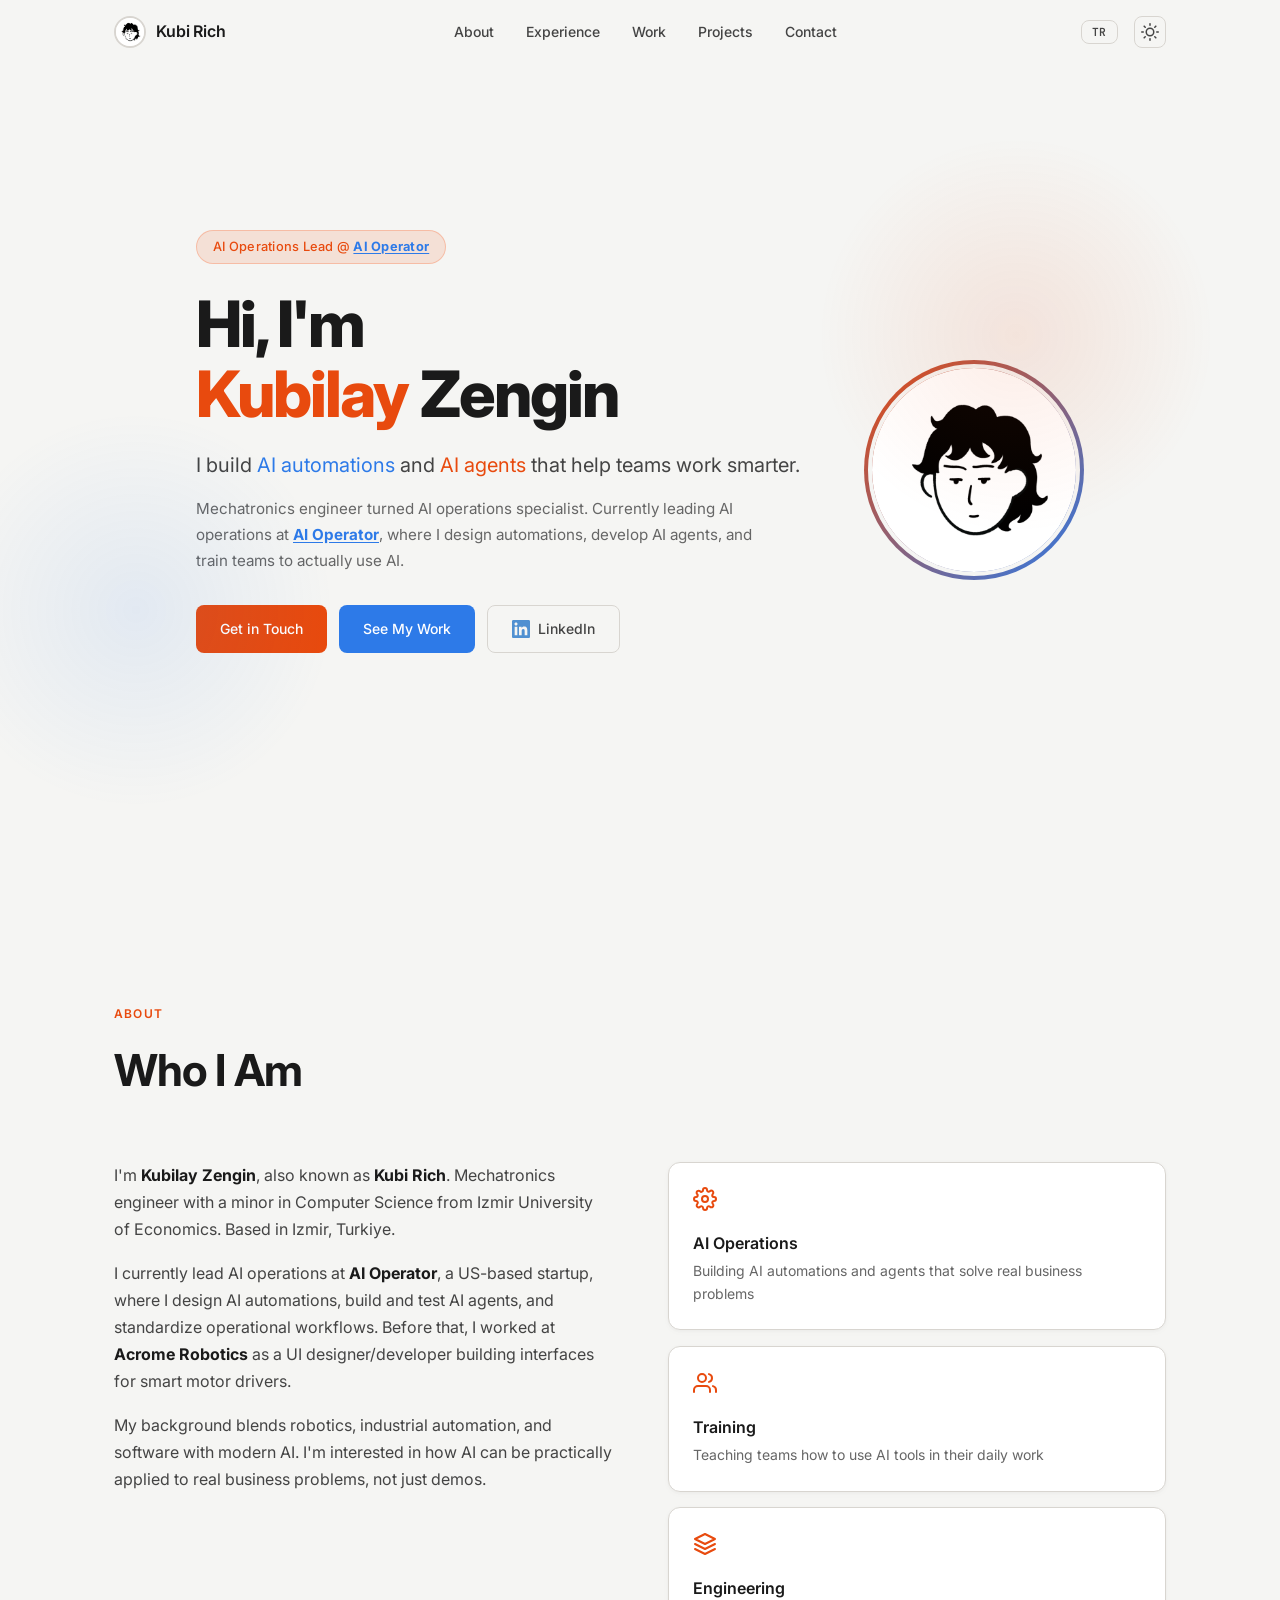
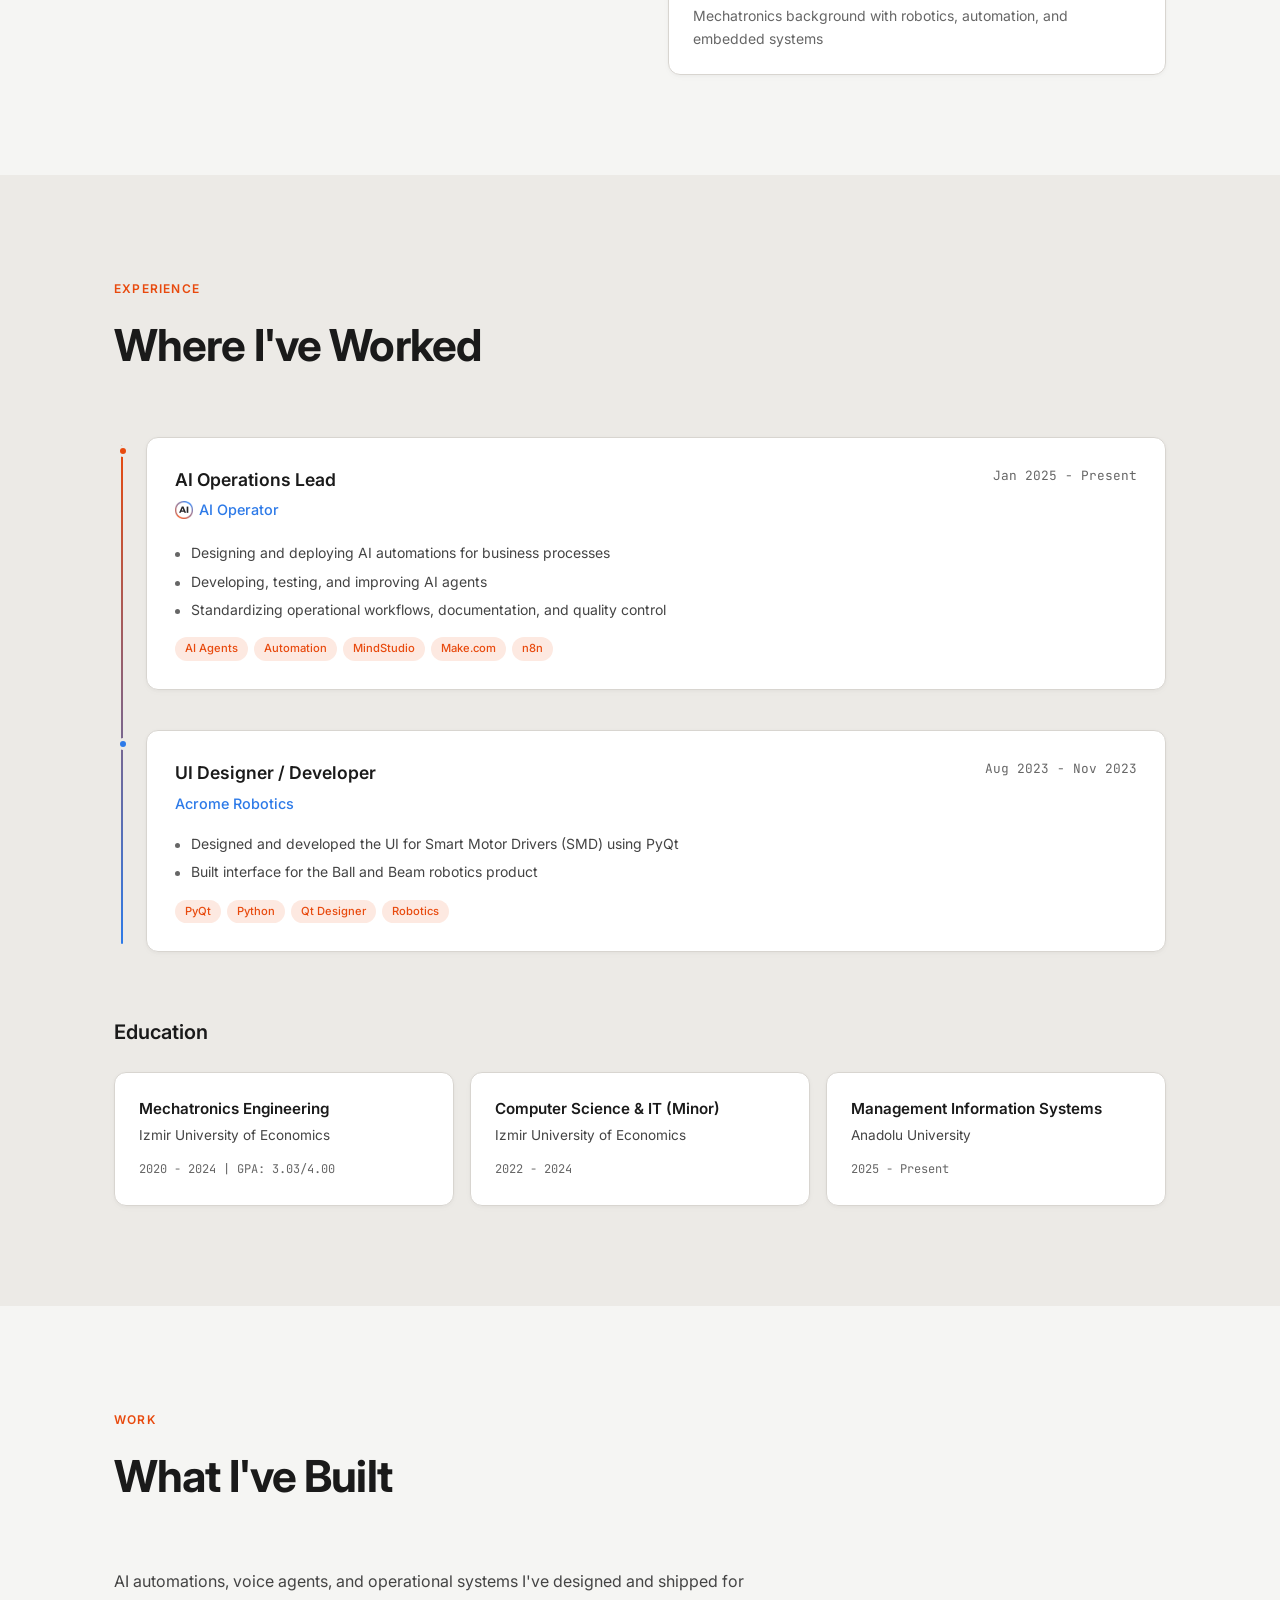
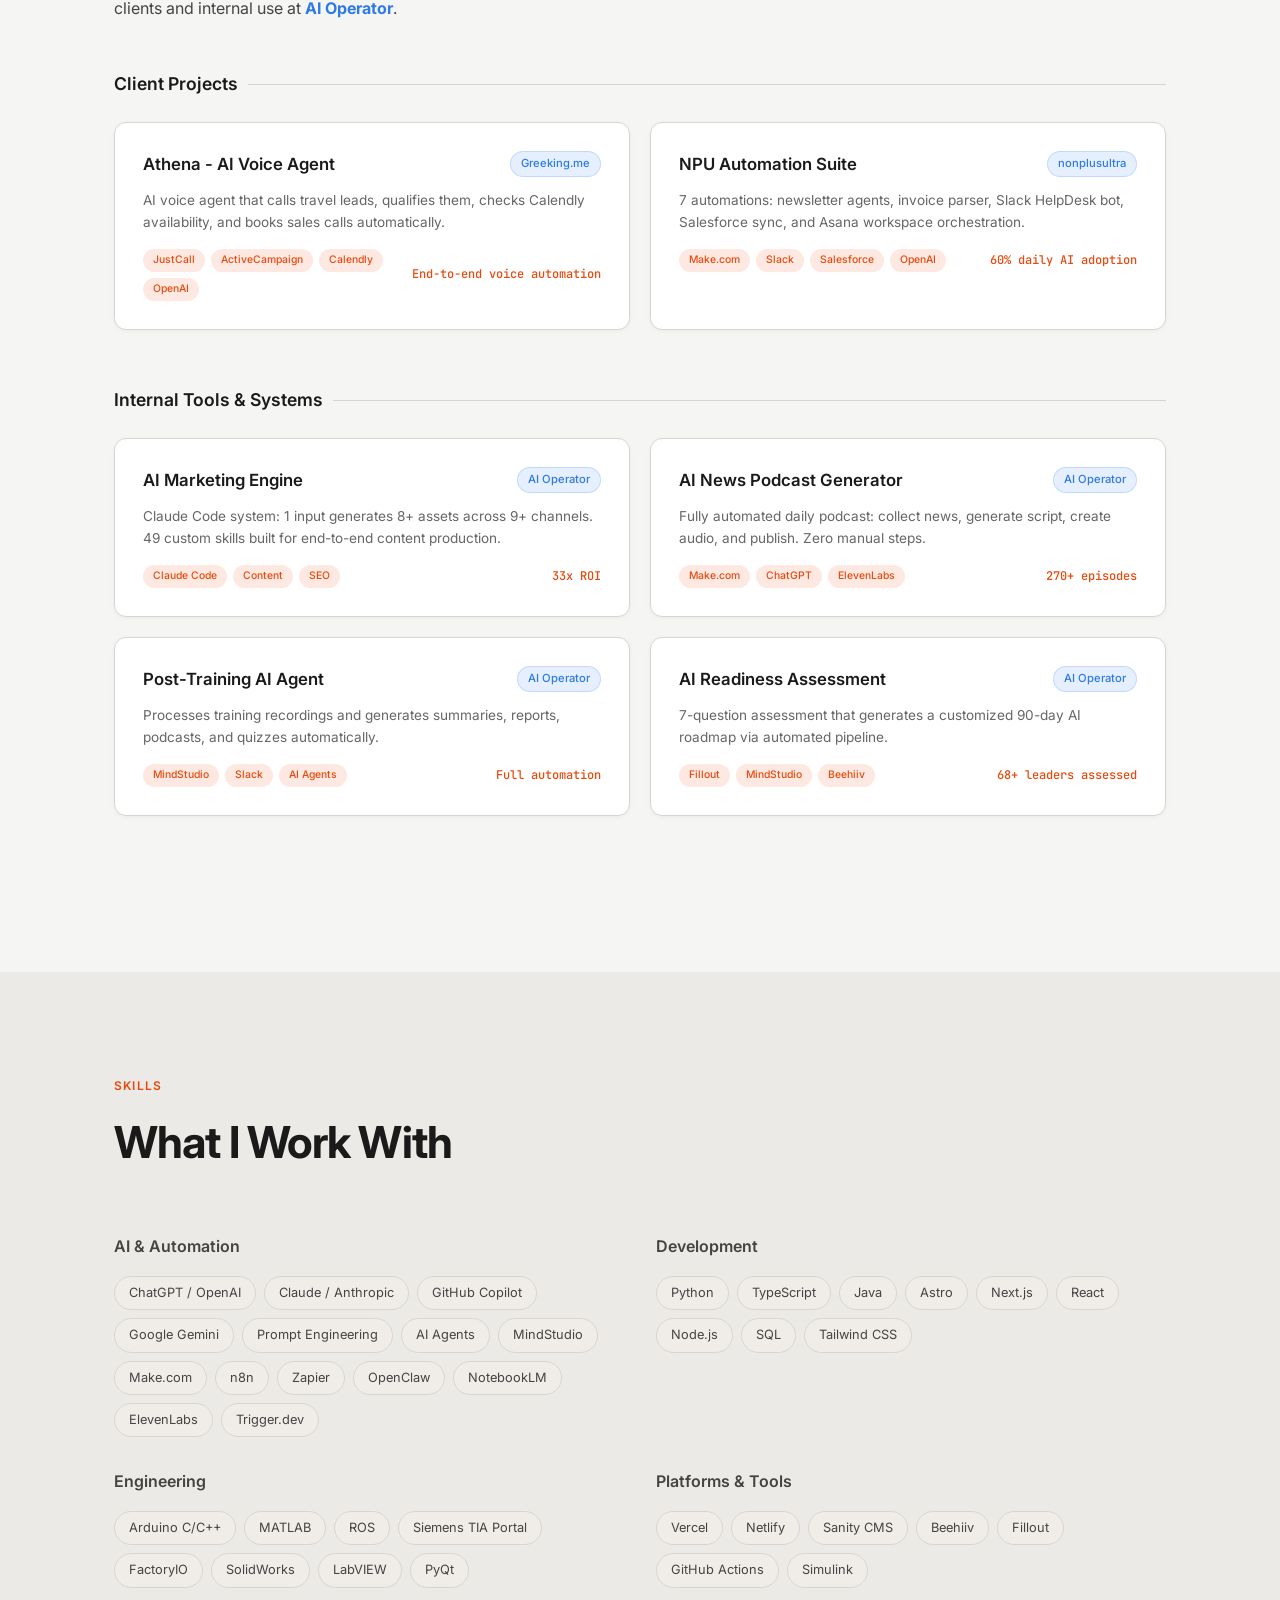
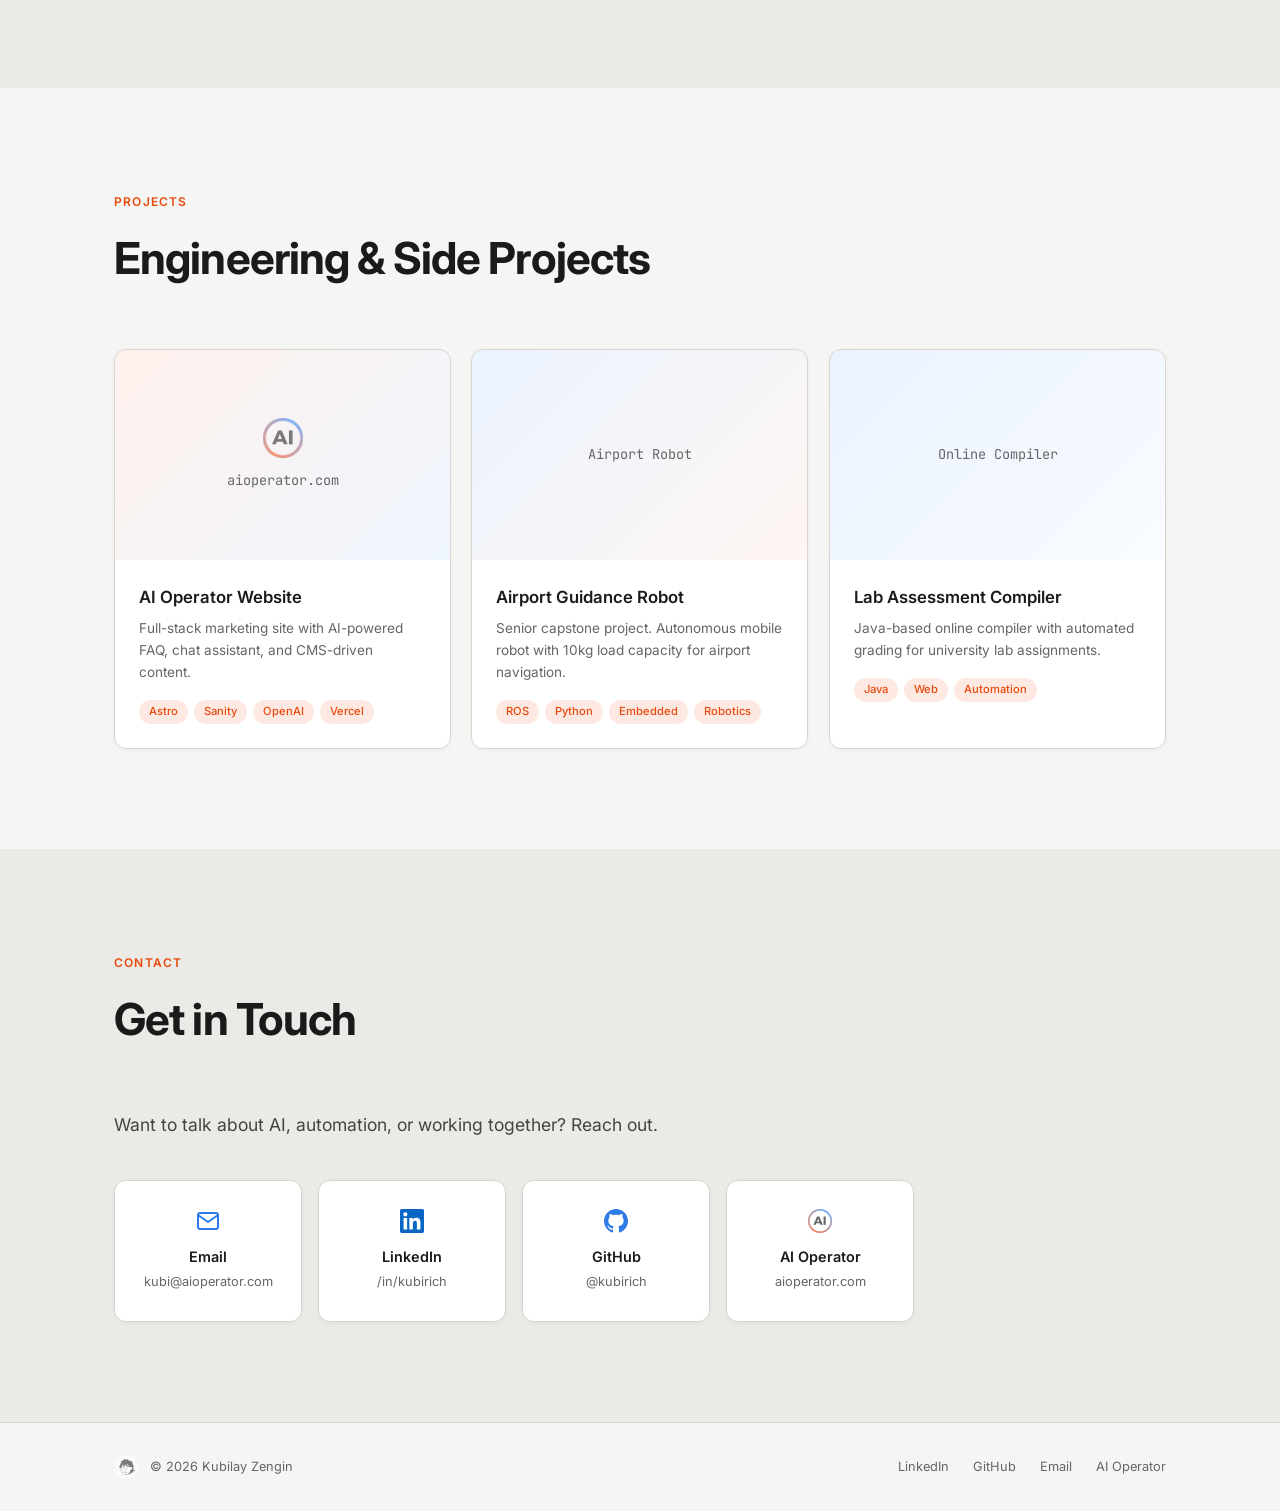
<file: index.html>
<!DOCTYPE html>
<html lang="en">
<head>
  <meta charset="UTF-8">
  <meta name="viewport" content="width=device-width, initial-scale=1.0">
  <title>Kubilay Zengin | AI Operations Lead & Developer</title>
  <meta name="description" content="Kubilay Zengin (Kubi Rich) is an AI Operations Lead, mechatronics engineer, and developer building AI automations and agents at AI Operator.">

  <meta property="og:title" content="Kubilay Zengin | AI Operations Lead & Developer">
  <meta property="og:description" content="AI Operations Lead at AI Operator. Building AI automations, agents, and training programs for organizations worldwide.">
  <meta property="og:type" content="website">
  <meta property="og:url" content="https://kubilayzengin.com">
  <meta property="og:image" content="https://kubilayzengin.com/assets/avatar.png">
  <meta name="twitter:card" content="summary">
  <meta name="twitter:title" content="Kubilay Zengin | AI Operations Lead & Developer">
  <meta name="twitter:description" content="AI Operations Lead at AI Operator. Building AI automations, agents, and training programs.">
  <meta name="twitter:image" content="https://kubilayzengin.com/assets/avatar.png">

  <link rel="icon" type="image/png" sizes="32x32" href="assets/favicon-32x32.png">
  <link rel="icon" type="image/png" sizes="16x16" href="assets/favicon-16x16.png">
  <link rel="apple-touch-icon" sizes="180x180" href="assets/apple-touch-icon.png">
  <link rel="canonical" href="https://kubilayzengin.com">
  <link rel="preconnect" href="https://fonts.googleapis.com">
  <link rel="preconnect" href="https://fonts.gstatic.com" crossorigin>
  <link href="https://fonts.googleapis.com/css2?family=Inter:wght@300;400;500;600;700;800&family=JetBrains+Mono:wght@400;500;700&display=swap" rel="stylesheet">
  <link rel="stylesheet" href="style.css">

  <script>
    (function() {
      var t = localStorage.getItem('theme');
      if (t === 'light' || (!t && window.matchMedia('(prefers-color-scheme: light)').matches)) {
        document.documentElement.setAttribute('data-theme', 'light');
      }
    })();
  </script>

  <script type="application/ld+json">
  {
    "@context": "https://schema.org",
    "@type": "Person",
    "name": "Kubilay Zengin",
    "alternateName": "Kubi Rich",
    "url": "https://kubilayzengin.com",
    "image": "https://kubilayzengin.com/assets/avatar.png",
    "jobTitle": "AI Operations Lead",
    "worksFor": {
      "@type": "Organization",
      "name": "AI Operator",
      "url": "https://aioperator.com"
    },
    "alumniOf": [
      {
        "@type": "CollegeOrUniversity",
        "name": "Izmir University of Economics"
      },
      {
        "@type": "CollegeOrUniversity",
        "name": "Anadolu University"
      }
    ],
    "knowsAbout": ["AI Operations", "AI Agents", "Automation", "Mechatronics", "Python", "TypeScript"],
    "sameAs": [
      "https://linkedin.com/in/kubirich",
      "https://github.com/kubirich"
    ]
  }
  </script>
</head>
<body>
  <div class="page-loader" id="page-loader">
    <div class="loader-spinner"></div>
  </div>

  <nav class="nav" id="nav">
    <div class="nav-inner">
      <a href="#" class="nav-logo">
        <img src="assets/avatar.png" alt="KZ" class="nav-avatar">
        <span>Kubi Rich</span>
      </a>
      <div class="nav-links" id="nav-links">
        <a href="#about" data-i18n="nav-about">About</a>
        <a href="#experience" data-i18n="nav-exp">Experience</a>
        <a href="#work" data-i18n="nav-work">Work</a>
        <a href="#projects" data-i18n="nav-projects">Projects</a>
        <a href="#contact" data-i18n="nav-contact">Contact</a>
      </div>
      <div style="display:flex;align-items:center;">
        <button class="lang-toggle" id="lang-toggle" aria-label="Switch language">
          <span class="lang-label" id="lang-label">TR</span>
        </button>
        <button class="theme-toggle" id="theme-toggle" aria-label="Toggle theme">
          <svg class="icon-moon" width="18" height="18" viewBox="0 0 24 24" fill="none" stroke="currentColor" stroke-width="2" stroke-linecap="round" stroke-linejoin="round"><path d="M21 12.79A9 9 0 1 1 11.21 3 7 7 0 0 0 21 12.79z"/></svg>
          <svg class="icon-sun" width="18" height="18" viewBox="0 0 24 24" fill="none" stroke="currentColor" stroke-width="2" stroke-linecap="round" stroke-linejoin="round"><circle cx="12" cy="12" r="5"/><line x1="12" y1="1" x2="12" y2="3"/><line x1="12" y1="21" x2="12" y2="23"/><line x1="4.22" y1="4.22" x2="5.64" y2="5.64"/><line x1="18.36" y1="18.36" x2="19.78" y2="19.78"/><line x1="1" y1="12" x2="3" y2="12"/><line x1="21" y1="12" x2="23" y2="12"/><line x1="4.22" y1="19.78" x2="5.64" y2="18.36"/><line x1="18.36" y1="5.64" x2="19.78" y2="4.22"/></svg>
        </button>
        <button class="nav-toggle" id="nav-toggle" aria-label="Toggle menu">
          <span></span>
          <span></span>
          <span></span>
        </button>
      </div>
    </div>
  </nav>

  <!-- Hero -->
  <section class="hero">
    <div class="container">
      <div class="hero-layout">
        <div class="hero-content">
          <div class="anim" data-anim="fade-up" data-delay="0">
            <div class="hero-badge" data-i18n-html="hero-badge">AI Operations Lead @ <a href="https://aioperator.com" target="_blank" rel="noopener"><strong>AI Operator</strong></a></div>
          </div>
          <div class="anim" data-anim="fade-up" data-delay="1">
            <h1 data-i18n-html="hero-title">Hi, I'm <span class="hero-name"><span class="text-orange">Kubilay</span> Zengin</span></h1>
          </div>
          <div class="anim" data-anim="fade-up" data-delay="2">
            <p class="hero-subtitle" data-i18n-html="hero-subtitle">I build <span class="text-blue">AI automations</span> and <span class="text-orange">AI agents</span> that help teams work smarter.</p>
          </div>
          <div class="anim" data-anim="fade-up" data-delay="3">
            <p class="hero-description" data-i18n-html="hero-desc">Mechatronics engineer turned AI operations specialist. Currently leading AI operations at <a href="https://aioperator.com" target="_blank" rel="noopener"><strong>AI Operator</strong></a>, where I design automations, develop AI agents, and train teams to actually use AI.</p>
          </div>
          <div class="anim" data-anim="fade-up" data-delay="4">
            <div class="hero-actions">
              <a href="#contact" class="btn btn-primary" data-i18n="hero-cta1">Get in Touch</a>
              <a href="#work" class="btn btn-secondary" data-i18n="hero-cta2">See My Work</a>
              <a href="https://linkedin.com/in/kubirich" target="_blank" rel="noopener" class="btn btn-ghost">
                <svg width="18" height="18" viewBox="0 0 24 24" fill="#0A66C2"><path d="M20.447 20.452h-3.554v-5.569c0-1.328-.027-3.037-1.852-3.037-1.853 0-2.136 1.445-2.136 2.939v5.667H9.351V9h3.414v1.561h.046c.477-.9 1.637-1.85 3.37-1.85 3.601 0 4.267 2.37 4.267 5.455v6.286zM5.337 7.433c-1.144 0-2.063-.926-2.063-2.065 0-1.138.92-2.063 2.063-2.063 1.14 0 2.064.925 2.064 2.063 0 1.139-.925 2.065-2.064 2.065zm1.782 13.019H3.555V9h3.564v11.452zM22.225 0H1.771C.792 0 0 .774 0 1.729v20.542C0 23.227.792 24 1.771 24h20.451C23.2 24 24 23.227 24 22.271V1.729C24 .774 23.2 0 22.222 0h.003z"/></svg>
                LinkedIn
              </a>
            </div>
          </div>
        </div>
        <div class="hero-visual anim" data-anim="fade-scale" data-delay="2">
          <div class="hero-avatar-wrapper">
            <img src="assets/avatar.png" alt="Kubilay Zengin" class="hero-avatar">
          </div>
        </div>
      </div>
    </div>
    <div class="hero-glow"></div>
    <div class="hero-glow-2"></div>
  </section>

  <!-- About -->
  <section class="section" id="about">
    <div class="container">
      <div class="section-header anim" data-anim="fade-up">
        <span class="section-tag" data-i18n="about-tag">About</span>
        <h2 data-i18n="about-title">Who I Am</h2>
      </div>
      <div class="about-grid">
        <div class="about-text anim" data-anim="fade-right">
          <p data-i18n-html="about-p1">I'm <strong>Kubilay Zengin</strong>, also known as <strong>Kubi Rich</strong>. Mechatronics engineer with a minor in Computer Science from Izmir University of Economics. Based in Izmir, Turkiye.</p>
          <p data-i18n-html="about-p2">I currently lead AI operations at <a href="https://aioperator.com" target="_blank" rel="noopener"><strong>AI Operator</strong></a>, a US-based startup, where I design AI automations, build and test AI agents, and standardize operational workflows. Before that, I worked at <a href="https://acrome.io" target="_blank" rel="noopener"><strong>Acrome Robotics</strong></a> as a UI designer/developer building interfaces for smart motor drivers.</p>
          <p data-i18n="about-p3">My background blends robotics, industrial automation, and software with modern AI. I'm interested in how AI can be practically applied to real business problems, not just demos.</p>
        </div>
        <div class="about-details">
          <div class="detail-card anim" data-anim="fade-left" data-delay="0">
            <div class="detail-icon">
              <svg width="24" height="24" viewBox="0 0 24 24" fill="none" stroke="currentColor" stroke-width="2" stroke-linecap="round" stroke-linejoin="round"><circle cx="12" cy="12" r="3"/><path d="M19.4 15a1.65 1.65 0 0 0 .33 1.82l.06.06a2 2 0 0 1 0 2.83 2 2 0 0 1-2.83 0l-.06-.06a1.65 1.65 0 0 0-1.82-.33 1.65 1.65 0 0 0-1 1.51V21a2 2 0 0 1-2 2 2 2 0 0 1-2-2v-.09A1.65 1.65 0 0 0 9 19.4a1.65 1.65 0 0 0-1.82.33l-.06.06a2 2 0 0 1-2.83 0 2 2 0 0 1 0-2.83l.06-.06A1.65 1.65 0 0 0 4.68 15a1.65 1.65 0 0 0-1.51-1H3a2 2 0 0 1-2-2 2 2 0 0 1 2-2h.09A1.65 1.65 0 0 0 4.6 9a1.65 1.65 0 0 0-.33-1.82l-.06-.06a2 2 0 0 1 0-2.83 2 2 0 0 1 2.83 0l.06.06A1.65 1.65 0 0 0 9 4.68a1.65 1.65 0 0 0 1-1.51V3a2 2 0 0 1 2-2 2 2 0 0 1 2 2v.09a1.65 1.65 0 0 0 1 1.51 1.65 1.65 0 0 0 1.82-.33l.06-.06a2 2 0 0 1 2.83 0 2 2 0 0 1 0 2.83l-.06.06a1.65 1.65 0 0 0-.33 1.82V9a1.65 1.65 0 0 0 1.51 1H21a2 2 0 0 1 2 2 2 2 0 0 1-2 2h-.09a1.65 1.65 0 0 0-1.51 1z"/></svg>
            </div>
            <h3 data-i18n="about-card1-t">AI Operations</h3>
            <p data-i18n="about-card1-d">Building AI automations and agents that solve real business problems</p>
          </div>
          <div class="detail-card anim" data-anim="fade-left" data-delay="1">
            <div class="detail-icon">
              <svg width="24" height="24" viewBox="0 0 24 24" fill="none" stroke="currentColor" stroke-width="2" stroke-linecap="round" stroke-linejoin="round"><path d="M17 21v-2a4 4 0 0 0-4-4H5a4 4 0 0 0-4 4v2"/><circle cx="9" cy="7" r="4"/><path d="M23 21v-2a4 4 0 0 0-3-3.87"/><path d="M16 3.13a4 4 0 0 1 0 7.75"/></svg>
            </div>
            <h3 data-i18n="about-card2-t">Training</h3>
            <p data-i18n="about-card2-d">Teaching teams how to use AI tools in their daily work</p>
          </div>
          <div class="detail-card anim" data-anim="fade-left" data-delay="2">
            <div class="detail-icon">
              <svg width="24" height="24" viewBox="0 0 24 24" fill="none" stroke="currentColor" stroke-width="2" stroke-linecap="round" stroke-linejoin="round"><polygon points="12 2 2 7 12 12 22 7 12 2"/><polyline points="2 17 12 22 22 17"/><polyline points="2 12 12 17 22 12"/></svg>
            </div>
            <h3 data-i18n="about-card3-t">Engineering</h3>
            <p data-i18n="about-card3-d">Mechatronics background with robotics, automation, and embedded systems</p>
          </div>
        </div>
      </div>
    </div>
  </section>

  <!-- Experience -->
  <section class="section section-alt" id="experience">
    <div class="container">
      <div class="section-header anim" data-anim="fade-up">
        <span class="section-tag" data-i18n="exp-tag">Experience</span>
        <h2 data-i18n="exp-title">Where I've Worked</h2>
      </div>
      <div class="timeline">
        <div class="timeline-item anim" data-anim="fade-up">
          <div class="timeline-dot"></div>
          <div class="timeline-content">
            <div class="timeline-header">
              <div>
                <h3 data-i18n="exp-role1">AI Operations Lead</h3>
                <a href="https://aioperator.com" target="_blank" rel="noopener" class="timeline-company">
                  <img src="assets/aio-icon.svg" alt="" class="timeline-logo aio-dark"><img src="assets/aio-icon-light.png" alt="" class="timeline-logo aio-light"> AI Operator
                </a>
              </div>
              <span class="timeline-date">Jan 2025 - Present</span>
            </div>
            <ul class="timeline-details">
              <li data-i18n="exp-d1a">Designing and deploying AI automations for business processes</li>
              <li data-i18n="exp-d1b">Developing, testing, and improving AI agents</li>
              <li data-i18n="exp-d1c">Standardizing operational workflows, documentation, and quality control</li>
            </ul>
            <div class="timeline-tags">
              <span>AI Agents</span>
              <span>Automation</span>
              <span>MindStudio</span>
              <span>Make.com</span>
              <span>n8n</span>
            </div>
          </div>
        </div>
        <div class="timeline-item anim" data-anim="fade-up">
          <div class="timeline-dot"></div>
          <div class="timeline-content">
            <div class="timeline-header">
              <div>
                <h3 data-i18n="exp-role2">UI Designer / Developer</h3>
                <a href="https://acrome.io" target="_blank" rel="noopener" class="timeline-company">Acrome Robotics</a>
              </div>
              <span class="timeline-date">Aug 2023 - Nov 2023</span>
            </div>
            <ul class="timeline-details">
              <li data-i18n="exp-d2a">Designed and developed the UI for Smart Motor Drivers (SMD) using PyQt</li>
              <li data-i18n="exp-d2b">Built interface for the Ball and Beam robotics product</li>
            </ul>
            <div class="timeline-tags">
              <span>PyQt</span>
              <span>Python</span>
              <span>Qt Designer</span>
              <span>Robotics</span>
            </div>
          </div>
        </div>
      </div>

      <div class="education-section anim" data-anim="fade-up">
        <h3 class="subsection-title" data-i18n="edu-title">Education</h3>
        <div class="education-grid">
          <div class="edu-card">
            <h4 data-i18n="edu1-t">Mechatronics Engineering</h4>
            <p data-i18n="edu1-s">Izmir University of Economics</p>
            <span class="edu-date">2020 - 2024 | GPA: 3.03/4.00</span>
          </div>
          <div class="edu-card">
            <h4 data-i18n="edu2-t">Computer Science & IT (Minor)</h4>
            <p data-i18n="edu2-s">Izmir University of Economics</p>
            <span class="edu-date">2022 - 2024</span>
          </div>
          <div class="edu-card">
            <h4 data-i18n="edu3-t">Management Information Systems</h4>
            <p data-i18n="edu3-s">Anadolu University</p>
            <span class="edu-date">2025 - Present</span>
          </div>
        </div>
      </div>
    </div>
  </section>

  <!-- Work -->
  <section class="section" id="work">
    <div class="container">
      <div class="section-header anim" data-anim="fade-up">
        <span class="section-tag" data-i18n="work-tag">Work</span>
        <h2 data-i18n="work-title">What I've Built</h2>
      </div>
      <div class="work-content">
        <div class="work-intro anim" data-anim="fade-up">
          <p data-i18n-html="work-intro">AI automations, voice agents, and operational systems I've designed and shipped for clients and internal use at <a href="https://aioperator.com" target="_blank" rel="noopener"><strong>AI Operator</strong></a>.</p>
        </div>

        <h3 class="work-category-title anim" data-anim="fade-up" data-i18n="work-cat1">Client Projects</h3>
        <div class="work-projects-grid">
          <div class="work-project-card anim" data-anim="fade-up" data-delay="0">
            <div class="work-project-header">
              <h3 data-i18n="w-athena-t">Athena - AI Voice Agent</h3>
              <span class="work-project-client">Greeking.me</span>
            </div>
            <p data-i18n="w-athena-d">AI voice agent that calls travel leads, qualifies them, checks Calendly availability, and books sales calls automatically.</p>
            <div class="work-project-footer">
              <div class="work-project-tags">
                <span>JustCall</span>
                <span>ActiveCampaign</span>
                <span>Calendly</span>
                <span>OpenAI</span>
              </div>
              <span class="work-project-metric" data-i18n="w-athena-m">End-to-end voice automation</span>
            </div>
          </div>
          <div class="work-project-card anim" data-anim="fade-up" data-delay="1">
            <div class="work-project-header">
              <h3 data-i18n="w-npu-t">NPU Automation Suite</h3>
              <span class="work-project-client">nonplusultra</span>
            </div>
            <p data-i18n="w-npu-d">7 automations: newsletter agents, invoice parser, Slack HelpDesk bot, Salesforce sync, and Asana workspace orchestration.</p>
            <div class="work-project-footer">
              <div class="work-project-tags">
                <span>Make.com</span>
                <span>Slack</span>
                <span>Salesforce</span>
                <span>OpenAI</span>
              </div>
              <span class="work-project-metric" data-i18n="w-npu-m">60% daily AI adoption</span>
            </div>
          </div>
        </div>

        <h3 class="work-category-title anim" data-anim="fade-up" data-i18n="work-cat2">Internal Tools & Systems</h3>
        <div class="work-projects-grid">
          <div class="work-project-card anim" data-anim="fade-up" data-delay="0">
            <div class="work-project-header">
              <h3 data-i18n="w-mkt-t">AI Marketing Engine</h3>
              <span class="work-project-client">AI Operator</span>
            </div>
            <p data-i18n="w-mkt-d">Claude Code system: 1 input generates 8+ assets across 9+ channels. 49 custom skills built for end-to-end content production.</p>
            <div class="work-project-footer">
              <div class="work-project-tags">
                <span>Claude Code</span>
                <span>Content</span>
                <span>SEO</span>
              </div>
              <span class="work-project-metric" data-i18n="w-mkt-m">33x ROI</span>
            </div>
          </div>
          <div class="work-project-card anim" data-anim="fade-up" data-delay="1">
            <div class="work-project-header">
              <h3 data-i18n="w-pod-t">AI News Podcast Generator</h3>
              <span class="work-project-client">AI Operator</span>
            </div>
            <p data-i18n="w-pod-d">Fully automated daily podcast: collect news, generate script, create audio, and publish. Zero manual steps.</p>
            <div class="work-project-footer">
              <div class="work-project-tags">
                <span>Make.com</span>
                <span>ChatGPT</span>
                <span>ElevenLabs</span>
              </div>
              <span class="work-project-metric" data-i18n="w-pod-m">270+ episodes</span>
            </div>
          </div>
          <div class="work-project-card anim" data-anim="fade-up" data-delay="2">
            <div class="work-project-header">
              <h3 data-i18n="w-post-t">Post-Training AI Agent</h3>
              <span class="work-project-client">AI Operator</span>
            </div>
            <p data-i18n="w-post-d">Processes training recordings and generates summaries, reports, podcasts, and quizzes automatically.</p>
            <div class="work-project-footer">
              <div class="work-project-tags">
                <span>MindStudio</span>
                <span>Slack</span>
                <span>AI Agents</span>
              </div>
              <span class="work-project-metric" data-i18n="w-post-m">Full automation</span>
            </div>
          </div>
          <div class="work-project-card anim" data-anim="fade-up" data-delay="3">
            <div class="work-project-header">
              <h3 data-i18n="w-assess-t">AI Readiness Assessment</h3>
              <span class="work-project-client">AI Operator</span>
            </div>
            <p data-i18n="w-assess-d">7-question assessment that generates a customized 90-day AI roadmap via automated pipeline.</p>
            <div class="work-project-footer">
              <div class="work-project-tags">
                <span>Fillout</span>
                <span>MindStudio</span>
                <span>Beehiiv</span>
              </div>
              <span class="work-project-metric" data-i18n="w-assess-m">68+ leaders assessed</span>
            </div>
          </div>
        </div>
      </div>
    </div>
  </section>

  <!-- Skills -->
  <section class="section section-alt" id="skills">
    <div class="container">
      <div class="section-header anim" data-anim="fade-up">
        <span class="section-tag" data-i18n="skills-tag">Skills</span>
        <h2 data-i18n="skills-title">What I Work With</h2>
      </div>
      <div class="expertise-grid">
        <div class="expertise-category anim" data-anim="fade-up" data-delay="0">
          <h3 data-i18n="skills-cat1">AI & Automation</h3>
          <div class="tags">
            <span class="tag">ChatGPT / OpenAI</span>
            <span class="tag">Claude / Anthropic</span>
            <span class="tag">GitHub Copilot</span>
            <span class="tag">Google Gemini</span>
            <span class="tag">Prompt Engineering</span>
            <span class="tag">AI Agents</span>
            <span class="tag">MindStudio</span>
            <span class="tag">Make.com</span>
            <span class="tag">n8n</span>
            <span class="tag">Zapier</span>
            <span class="tag">OpenClaw</span>
            <span class="tag">NotebookLM</span>
            <span class="tag">ElevenLabs</span>
            <span class="tag">Trigger.dev</span>
          </div>
        </div>
        <div class="expertise-category anim" data-anim="fade-up" data-delay="1">
          <h3 data-i18n="skills-cat2">Development</h3>
          <div class="tags">
            <span class="tag">Python</span>
            <span class="tag">TypeScript</span>
            <span class="tag">Java</span>
            <span class="tag">Astro</span>
            <span class="tag">Next.js</span>
            <span class="tag">React</span>
            <span class="tag">Node.js</span>
            <span class="tag">SQL</span>
            <span class="tag">Tailwind CSS</span>
          </div>
        </div>
        <div class="expertise-category anim" data-anim="fade-up" data-delay="2">
          <h3 data-i18n="skills-cat3">Engineering</h3>
          <div class="tags">
            <span class="tag">Arduino C/C++</span>
            <span class="tag">MATLAB</span>
            <span class="tag">ROS</span>
            <span class="tag">Siemens TIA Portal</span>
            <span class="tag">FactoryIO</span>
            <span class="tag">SolidWorks</span>
            <span class="tag">LabVIEW</span>
            <span class="tag">PyQt</span>
          </div>
        </div>
        <div class="expertise-category anim" data-anim="fade-up" data-delay="3">
          <h3 data-i18n="skills-cat4">Platforms & Tools</h3>
          <div class="tags">
            <span class="tag">Vercel</span>
            <span class="tag">Netlify</span>
            <span class="tag">Sanity CMS</span>
            <span class="tag">Beehiiv</span>
            <span class="tag">Fillout</span>
            <span class="tag">GitHub Actions</span>
            <span class="tag">Simulink</span>
          </div>
        </div>
      </div>
    </div>
  </section>

  <!-- Projects -->
  <section class="section" id="projects">
    <div class="container">
      <div class="section-header anim" data-anim="fade-up">
        <span class="section-tag" data-i18n="proj-tag">Projects</span>
        <h2 data-i18n="proj-title">Engineering & Side Projects</h2>
      </div>
      <div class="projects-grid">
        <a href="https://aioperator.com" target="_blank" rel="noopener" class="project-card anim" data-anim="fade-up" data-delay="0">
          <div class="project-image">
            <img src="assets/aio-icon.svg" alt="AI Operator" class="project-logo aio-dark"><img src="assets/aio-icon-light.png" alt="AI Operator" class="project-logo aio-light">
            <span class="project-placeholder">aioperator.com</span>
          </div>
          <div class="project-info">
            <h3 data-i18n="proj1-t">AI Operator Website</h3>
            <p data-i18n="proj1-d">Full-stack marketing site with AI-powered FAQ, chat assistant, and CMS-driven content.</p>
            <div class="project-tags">
              <span>Astro</span>
              <span>Sanity</span>
              <span>OpenAI</span>
              <span>Vercel</span>
            </div>
          </div>
        </a>
        <div class="project-card anim" data-anim="fade-up" data-delay="1">
          <div class="project-image project-image-alt">
            <span class="project-placeholder">Airport Robot</span>
          </div>
          <div class="project-info">
            <h3 data-i18n="proj2-t">Airport Guidance Robot</h3>
            <p data-i18n="proj2-d">Senior capstone project. Autonomous mobile robot with 10kg load capacity for airport navigation.</p>
            <div class="project-tags">
              <span>ROS</span>
              <span>Python</span>
              <span>Embedded</span>
              <span>Robotics</span>
            </div>
          </div>
        </div>
        <div class="project-card anim" data-anim="fade-up" data-delay="2">
          <div class="project-image project-image-blue">
            <span class="project-placeholder">Online Compiler</span>
          </div>
          <div class="project-info">
            <h3 data-i18n="proj3-t">Lab Assessment Compiler</h3>
            <p data-i18n="proj3-d">Java-based online compiler with automated grading for university lab assignments.</p>
            <div class="project-tags">
              <span>Java</span>
              <span>Web</span>
              <span>Automation</span>
            </div>
          </div>
        </div>
      </div>
    </div>
  </section>

  <!-- Contact -->
  <section class="section section-alt" id="contact">
    <div class="container">
      <div class="section-header anim" data-anim="fade-up">
        <span class="section-tag" data-i18n="contact-tag">Contact</span>
        <h2 data-i18n="contact-title">Get in Touch</h2>
      </div>
      <div class="contact-content">
        <p class="contact-intro anim" data-anim="fade-up" data-i18n="contact-intro">Want to talk about AI, automation, or working together? Reach out.</p>
        <div class="contact-links">
          <a href="mailto:kubi@aioperator.com" class="contact-card anim" data-anim="fade-up" data-delay="0">
            <div class="contact-icon">
              <svg width="24" height="24" viewBox="0 0 24 24" fill="none" stroke="currentColor" stroke-width="2" stroke-linecap="round" stroke-linejoin="round"><path d="M4 4h16c1.1 0 2 .9 2 2v12c0 1.1-.9 2-2 2H4c-1.1 0-2-.9-2-2V6c0-1.1.9-2 2-2z"/><polyline points="22,6 12,13 2,6"/></svg>
            </div>
            <h3>Email</h3>
            <p>kubi@aioperator.com</p>
          </a>
          <a href="https://linkedin.com/in/kubirich" target="_blank" rel="noopener" class="contact-card anim" data-anim="fade-up" data-delay="1">
            <div class="contact-icon">
              <svg width="24" height="24" viewBox="0 0 24 24" fill="#0A66C2"><path d="M20.447 20.452h-3.554v-5.569c0-1.328-.027-3.037-1.852-3.037-1.853 0-2.136 1.445-2.136 2.939v5.667H9.351V9h3.414v1.561h.046c.477-.9 1.637-1.85 3.37-1.85 3.601 0 4.267 2.37 4.267 5.455v6.286zM5.337 7.433c-1.144 0-2.063-.926-2.063-2.065 0-1.138.92-2.063 2.063-2.063 1.14 0 2.064.925 2.064 2.063 0 1.139-.925 2.065-2.064 2.065zm1.782 13.019H3.555V9h3.564v11.452zM22.225 0H1.771C.792 0 0 .774 0 1.729v20.542C0 23.227.792 24 1.771 24h20.451C23.2 24 24 23.227 24 22.271V1.729C24 .774 23.2 0 22.222 0h.003z"/></svg>
            </div>
            <h3>LinkedIn</h3>
            <p>/in/kubirich</p>
          </a>
          <a href="https://github.com/kubirich" target="_blank" rel="noopener" class="contact-card anim" data-anim="fade-up" data-delay="2">
            <div class="contact-icon">
              <svg width="24" height="24" viewBox="0 0 24 24" fill="currentColor"><path d="M12 0c-6.626 0-12 5.373-12 12 0 5.302 3.438 9.8 8.207 11.387.599.111.793-.261.793-.577v-2.234c-3.338.726-4.033-1.416-4.033-1.416-.546-1.387-1.333-1.756-1.333-1.756-1.089-.745.083-.729.083-.729 1.205.084 1.839 1.237 1.839 1.237 1.07 1.834 2.807 1.304 3.492.997.107-.775.418-1.305.762-1.604-2.665-.305-5.467-1.334-5.467-5.931 0-1.311.469-2.381 1.236-3.221-.124-.303-.535-1.524.117-3.176 0 0 1.008-.322 3.301 1.23.957-.266 1.983-.399 3.003-.404 1.02.005 2.047.138 3.006.404 2.291-1.552 3.297-1.23 3.297-1.23.653 1.653.242 2.874.118 3.176.77.84 1.235 1.911 1.235 3.221 0 4.609-2.807 5.624-5.479 5.921.43.372.823 1.102.823 2.222v3.293c0 .319.192.694.801.576 4.765-1.589 8.199-6.086 8.199-11.386 0-6.627-5.373-12-12-12z"/></svg>
            </div>
            <h3>GitHub</h3>
            <p>@kubirich</p>
          </a>
          <a href="https://aioperator.com" target="_blank" rel="noopener" class="contact-card anim" data-anim="fade-up" data-delay="3">
            <div class="contact-icon">
              <img src="assets/aio-icon.svg" alt="AI Operator" width="24" height="24" class="aio-dark"><img src="assets/aio-icon-light.png" alt="AI Operator" width="24" height="24" class="aio-light">
            </div>
            <h3>AI Operator</h3>
            <p>aioperator.com</p>
          </a>
        </div>
      </div>
    </div>
  </section>

  <footer class="footer">
    <div class="container">
      <div class="footer-inner">
        <div class="footer-left">
          <img src="assets/avatar.png" alt="KZ" class="footer-avatar">
          <p>&copy; 2026 Kubilay Zengin</p>
        </div>
        <div class="footer-links">
          <a href="https://linkedin.com/in/kubirich" target="_blank" rel="noopener">LinkedIn</a>
          <a href="https://github.com/kubirich" target="_blank" rel="noopener">GitHub</a>
          <a href="mailto:kubi@aioperator.com">Email</a>
          <a href="https://aioperator.com" target="_blank" rel="noopener">AI Operator</a>
        </div>
      </div>
    </div>
  </footer>

  <script src="script.js"></script>
</body>
</html>
</file>
<file: style.css>
/* ===== Reset & Base ===== */
*, *::before, *::after {
  margin: 0;
  padding: 0;
  box-sizing: border-box;
}

:root {
  --bg: #030712;
  --bg-alt: #0a0f1a;
  --surface: #111827;
  --border: #1f2937;
  --border-hover: #374151;
  --text: #F9FAFB;
  --text-muted: #9ca3af;
  --text-dim: #6b7280;
  --orange: #FB5113;
  --orange-hover: #e04910;
  --orange-glow: rgba(251, 81, 19, 0.15);
  --blue: #3688FB;
  --blue-hover: #2d75e0;
  --blue-glow: rgba(54, 136, 251, 0.15);
  --radius: 12px;
  --radius-sm: 8px;
  --transition: 0.2s ease;
  color-scheme: dark;
}

[data-theme="light"] {
  --bg: #f5f5f3;
  --bg-alt: #eceae6;
  --surface: #ffffff;
  --border: #d8d5d0;
  --border-hover: #c5c2bc;
  --text: #1a1a1a;
  --text-muted: #444444;
  --text-dim: #666666;
  --orange: #e84a0e;
  --orange-hover: #d4430d;
  --orange-glow: rgba(232, 74, 14, 0.12);
  --blue: #2d7ae8;
  --blue-hover: #2568c9;
  --blue-glow: rgba(45, 122, 232, 0.12);
  color-scheme: light;
}

html {
  scroll-behavior: smooth;
  -webkit-font-smoothing: antialiased;
  -moz-osx-font-smoothing: grayscale;
}

body {
  font-family: 'Inter', -apple-system, BlinkMacSystemFont, sans-serif;
  background: var(--bg);
  color: var(--text);
  line-height: 1.6;
  overflow-x: hidden;
}

a {
  color: var(--blue);
  text-decoration: none;
  transition: color var(--transition);
}

a:hover {
  color: var(--blue-hover);
}

.container {
  max-width: 1100px;
  margin: 0 auto;
  padding: 0 24px;
}

.text-orange {
  color: var(--orange);
}

.text-blue {
  color: var(--blue);
}

/* ===== Navigation ===== */
.nav {
  position: fixed;
  top: 0;
  left: 0;
  right: 0;
  z-index: 100;
  padding: 16px 0;
  transition: all 0.3s ease;
  background: transparent;
}

.nav.scrolled {
  background: rgba(3, 7, 18, 0.9);
  backdrop-filter: blur(20px);
  -webkit-backdrop-filter: blur(20px);
  border-bottom: 1px solid var(--border);
  padding: 10px 0;
}

.nav-inner {
  max-width: 1100px;
  margin: 0 auto;
  padding: 0 24px;
  display: flex;
  align-items: center;
  justify-content: space-between;
}

.nav-logo {
  display: flex;
  align-items: center;
  gap: 10px;
  font-size: 1rem;
  font-weight: 600;
  color: var(--text);
  letter-spacing: -0.01em;
}

.nav-logo:hover {
  color: var(--orange);
}

.nav-avatar {
  width: 32px;
  height: 32px;
  border-radius: 50%;
  border: 2px solid var(--border);
  transition: border-color var(--transition);
}

.nav-logo:hover .nav-avatar {
  border-color: var(--orange);
}

.nav-links {
  display: flex;
  gap: 32px;
}

.nav-links a {
  color: var(--text-muted);
  font-size: 0.875rem;
  font-weight: 500;
  transition: color var(--transition);
}

.nav-links a:hover {
  color: var(--text);
}

.nav-toggle {
  display: none;
  flex-direction: column;
  gap: 5px;
  background: none;
  border: none;
  cursor: pointer;
  padding: 4px;
}

.nav-toggle span {
  width: 24px;
  height: 2px;
  background: var(--text);
  border-radius: 2px;
  transition: all 0.3s ease;
}

/* ===== Hero ===== */
.hero {
  min-height: 100vh;
  display: flex;
  align-items: center;
  position: relative;
  padding: 120px 0 80px;
}

.hero-layout {
  display: flex;
  align-items: center;
  gap: 64px;
}

.hero-content {
  flex: 1;
  max-width: 640px;
}

.hero-visual {
  flex-shrink: 0;
}

.hero-avatar-wrapper {
  width: 220px;
  height: 220px;
  border-radius: 50%;
  background: linear-gradient(135deg, var(--orange), var(--blue));
  padding: 4px;
}

.hero-avatar {
  width: 100%;
  height: 100%;
  border-radius: 50%;
  object-fit: cover;
  background: var(--bg);
  border: 4px solid var(--bg);
}

.hero-badge {
  display: inline-block;
  padding: 6px 16px;
  background: var(--orange-glow);
  border: 1px solid rgba(251, 81, 19, 0.25);
  border-radius: 100px;
  font-size: 0.8rem;
  font-weight: 500;
  color: var(--orange);
  margin-bottom: 24px;
  letter-spacing: 0.02em;
}

.hero-badge a {
  color: var(--blue);
  text-decoration: underline;
  text-underline-offset: 2px;
}

.hero-badge a:hover {
  color: var(--blue-hover);
}

.hero h1 {
  font-size: clamp(2.5rem, 5.5vw, 4rem);
  font-weight: 800;
  letter-spacing: -0.03em;
  line-height: 1.1;
  margin-bottom: 20px;
}
.hero-name {
  white-space: nowrap;
  display: block;
}

.hero-subtitle {
  font-size: clamp(1.05rem, 2.2vw, 1.25rem);
  color: var(--text-muted);
  line-height: 1.5;
  margin-bottom: 16px;
}

.hero-description {
  font-size: 0.95rem;
  color: var(--text-dim);
  line-height: 1.7;
  margin-bottom: 32px;
  max-width: 560px;
}

.hero-description a {
  color: var(--blue);
  text-decoration: underline;
  text-underline-offset: 2px;
}

.hero-description a:hover {
  color: var(--blue-hover);
}

.hero-actions {
  display: flex;
  gap: 12px;
  margin-bottom: 56px;
  flex-wrap: wrap;
}

.hero-glow {
  position: absolute;
  top: 15%;
  right: 5%;
  width: 400px;
  height: 400px;
  background: radial-gradient(circle, rgba(251, 81, 19, 0.06), transparent 70%);
  pointer-events: none;
}

.hero-glow-2 {
  position: absolute;
  bottom: 10%;
  left: -5%;
  width: 400px;
  height: 400px;
  background: radial-gradient(circle, rgba(54, 136, 251, 0.05), transparent 70%);
  pointer-events: none;
}

/* ===== Buttons ===== */
.btn {
  display: inline-flex;
  align-items: center;
  gap: 8px;
  padding: 12px 24px;
  font-size: 0.875rem;
  font-weight: 500;
  border-radius: var(--radius-sm);
  transition: all var(--transition);
  cursor: pointer;
  border: none;
  font-family: inherit;
}

.btn-primary {
  background: var(--orange);
  color: #fff;
}

.btn-primary:hover {
  background: var(--orange-hover);
  color: #fff;
  transform: translateY(-1px);
  box-shadow: 0 4px 20px rgba(251, 81, 19, 0.3);
}

.btn-secondary {
  background: var(--blue);
  color: #fff;
}

.btn-secondary:hover {
  background: var(--blue-hover);
  color: #fff;
  transform: translateY(-1px);
  box-shadow: 0 4px 20px rgba(54, 136, 251, 0.3);
}

.btn-ghost {
  background: transparent;
  color: var(--text-muted);
  border: 1px solid var(--border);
}

.btn-ghost:hover {
  color: var(--text);
  border-color: var(--border-hover);
}

.btn-ghost svg {
  opacity: 0.7;
}

/* ===== Sections ===== */
.section {
  padding: 100px 0;
}

.section-alt {
  background: var(--bg-alt);
}

.section-header {
  margin-bottom: 56px;
}

.section-tag {
  display: inline-block;
  font-size: 0.75rem;
  font-weight: 600;
  text-transform: uppercase;
  letter-spacing: 0.1em;
  color: var(--orange);
  margin-bottom: 12px;
}

.section-header h2 {
  font-size: clamp(2rem, 4vw, 2.75rem);
  font-weight: 700;
  letter-spacing: -0.02em;
}

/* ===== About ===== */
.about-grid {
  display: grid;
  grid-template-columns: 1fr 1fr;
  gap: 56px;
  align-items: start;
}

.about-text p {
  color: var(--text-muted);
  margin-bottom: 16px;
  line-height: 1.7;
}

.about-text strong {
  color: var(--text);
}

.about-details {
  display: flex;
  flex-direction: column;
  gap: 16px;
}

.detail-card {
  padding: 24px;
  background: var(--surface);
  border: 1px solid var(--border);
  border-radius: var(--radius);
  transition: all var(--transition);
}

.detail-card:hover {
  border-color: var(--orange);
  transform: translateY(-2px);
  box-shadow: 0 8px 24px rgba(251, 81, 19, 0.08);
}

.detail-icon {
  margin-bottom: 12px;
  color: var(--orange);
}

.detail-icon svg {
  width: 24px;
  height: 24px;
}

.detail-card h3 {
  font-size: 1rem;
  font-weight: 600;
  margin-bottom: 4px;
}

.detail-card p {
  font-size: 0.875rem;
  color: var(--text-dim);
}

/* ===== Work / Project Showcase ===== */
.work-intro {
  margin-bottom: 48px;
  max-width: 640px;
}

.work-intro p {
  color: var(--text-muted);
  line-height: 1.7;
}

.work-category-title {
  font-size: 1.1rem;
  font-weight: 600;
  margin-bottom: 24px;
  color: var(--text);
  display: flex;
  align-items: center;
  gap: 10px;
}

.work-category-title::after {
  content: '';
  flex: 1;
  height: 1px;
  background: var(--border);
}

.work-projects-grid {
  display: grid;
  grid-template-columns: repeat(2, 1fr);
  gap: 20px;
  margin-bottom: 56px;
}

.work-project-card {
  padding: 28px;
  background: var(--surface);
  border: 1px solid var(--border);
  border-radius: var(--radius);
  transition: all 0.3s ease;
  position: relative;
  overflow: hidden;
}

.work-project-card::before {
  content: '';
  position: absolute;
  top: var(--mouse-y, -100px);
  left: var(--mouse-x, -100px);
  width: 200px;
  height: 200px;
  background: radial-gradient(circle, rgba(251, 81, 19, 0.08), transparent 70%);
  transform: translate(-50%, -50%);
  pointer-events: none;
  opacity: 0;
  transition: opacity 0.3s ease;
}

.work-project-card:hover::before {
  opacity: 1;
}

.work-project-card:hover {
  border-color: var(--orange);
  transform: translateY(-4px);
  box-shadow: 0 12px 40px rgba(0, 0, 0, 0.4);
}

.work-project-header {
  display: flex;
  align-items: flex-start;
  justify-content: space-between;
  gap: 12px;
  margin-bottom: 12px;
}

.work-project-card h3 {
  font-size: 1.05rem;
  font-weight: 600;
}

.work-project-client {
  display: inline-block;
  padding: 3px 10px;
  background: var(--blue-glow);
  border: 1px solid rgba(54, 136, 251, 0.2);
  border-radius: 100px;
  font-size: 0.7rem;
  color: var(--blue);
  font-weight: 500;
  white-space: nowrap;
  flex-shrink: 0;
}

.work-project-card p {
  font-size: 0.85rem;
  color: var(--text-dim);
  line-height: 1.6;
  margin-bottom: 16px;
}

.work-project-footer {
  display: flex;
  align-items: center;
  justify-content: space-between;
  gap: 12px;
}

.work-project-metric {
  font-family: 'JetBrains Mono', monospace;
  font-size: 0.75rem;
  font-weight: 500;
  color: var(--orange);
  white-space: nowrap;
}

.work-project-tags {
  display: flex;
  flex-wrap: wrap;
  gap: 6px;
}

.work-project-tags span {
  padding: 3px 10px;
  background: var(--orange-glow);
  border-radius: 100px;
  font-size: 0.65rem;
  color: var(--orange);
  font-weight: 500;
}

/* ===== Expertise ===== */
.expertise-grid {
  display: grid;
  grid-template-columns: 1fr 1fr;
  gap: 32px;
}

.expertise-category h3 {
  font-size: 1rem;
  font-weight: 600;
  margin-bottom: 16px;
  color: var(--text-muted);
}

.tags {
  display: flex;
  flex-wrap: wrap;
  gap: 8px;
}

.tag {
  padding: 6px 14px;
  background: var(--surface);
  border: 1px solid var(--border);
  border-radius: 100px;
  font-size: 0.8rem;
  color: var(--text-muted);
  transition: all var(--transition);
}

.tag:hover {
  border-color: var(--orange);
  color: var(--text);
}

/* ===== Projects ===== */
.projects-grid {
  display: grid;
  grid-template-columns: repeat(3, 1fr);
  gap: 20px;
}

.project-card {
  background: var(--surface);
  border: 1px solid var(--border);
  border-radius: var(--radius);
  overflow: hidden;
  transition: all 0.3s ease;
  color: inherit;
  display: block;
}

.project-card:hover {
  border-color: var(--orange);
  transform: translateY(-4px);
  box-shadow: 0 12px 40px rgba(0, 0, 0, 0.4);
  color: inherit;
}

.project-image {
  aspect-ratio: 16/10;
  background: linear-gradient(135deg, rgba(251, 81, 19, 0.08), rgba(54, 136, 251, 0.08));
  display: flex;
  flex-direction: column;
  align-items: center;
  justify-content: center;
  gap: 12px;
}

.project-image-alt {
  background: linear-gradient(135deg, rgba(54, 136, 251, 0.1), rgba(251, 81, 19, 0.05));
}

.project-image-blue {
  background: linear-gradient(135deg, rgba(54, 136, 251, 0.1), rgba(54, 136, 251, 0.03));
}

.project-logo {
  width: 40px;
  height: 40px;
  opacity: 0.6;
}

.project-placeholder {
  font-family: 'JetBrains Mono', monospace;
  font-size: 0.85rem;
  color: var(--text-dim);
}

.project-info {
  padding: 24px;
}

.project-info h3 {
  font-size: 1.05rem;
  font-weight: 600;
  margin-bottom: 8px;
}

.project-info p {
  font-size: 0.85rem;
  color: var(--text-dim);
  line-height: 1.6;
  margin-bottom: 16px;
}

.project-tags {
  display: flex;
  flex-wrap: wrap;
  gap: 6px;
}

.project-tags span {
  padding: 3px 10px;
  background: var(--orange-glow);
  border-radius: 100px;
  font-size: 0.7rem;
  color: var(--orange);
  font-weight: 500;
}

/* ===== Contact ===== */
.contact-content {
  max-width: 800px;
}

.contact-intro {
  font-size: 1.1rem;
  color: var(--text-muted);
  line-height: 1.7;
  margin-bottom: 40px;
}

.contact-links {
  display: grid;
  grid-template-columns: repeat(4, 1fr);
  gap: 16px;
}

.contact-card {
  padding: 28px;
  background: var(--surface);
  border: 1px solid var(--border);
  border-radius: var(--radius);
  text-align: center;
  transition: all var(--transition);
  color: inherit;
}

.contact-card:hover {
  border-color: var(--orange);
  transform: translateY(-2px);
  box-shadow: 0 8px 24px rgba(251, 81, 19, 0.08);
  color: inherit;
}

.contact-icon {
  margin-bottom: 12px;
  color: var(--blue);
  display: flex;
  justify-content: center;
}

.contact-icon img {
  opacity: 0.7;
}

.contact-card h3 {
  font-size: 0.9rem;
  font-weight: 600;
  margin-bottom: 4px;
}

.contact-card p {
  font-size: 0.8rem;
  color: var(--text-dim);
}

/* ===== Footer ===== */
.footer {
  padding: 32px 0;
  border-top: 1px solid var(--border);
}

.footer-inner {
  display: flex;
  align-items: center;
  justify-content: space-between;
}

.footer-left {
  display: flex;
  align-items: center;
  gap: 12px;
}

.footer-avatar {
  width: 24px;
  height: 24px;
  border-radius: 50%;
  opacity: 0.5;
}

.footer-inner p {
  font-size: 0.8rem;
  color: var(--text-dim);
}

.footer-links {
  display: flex;
  gap: 24px;
}

.footer-links a {
  font-size: 0.8rem;
  color: var(--text-dim);
}

.footer-links a:hover {
  color: var(--text);
}

/* ===== Framer-style Animations ===== */
.anim {
  opacity: 0;
  will-change: transform, opacity;
}

.anim[data-anim="fade-up"] {
  transform: translateY(40px);
}

.anim[data-anim="fade-right"] {
  transform: translateX(-40px);
}

.anim[data-anim="fade-left"] {
  transform: translateX(40px);
}

.anim[data-anim="fade-scale"] {
  transform: scale(0.85);
}

.anim.in-view {
  opacity: 1;
  transform: translateY(0) translateX(0) scale(1);
  transition: opacity 0.7s cubic-bezier(0.16, 1, 0.3, 1),
              transform 0.7s cubic-bezier(0.16, 1, 0.3, 1);
}

/* Cursor glow effect on cards */
.detail-card,
.project-card {
  position: relative;
  overflow: hidden;
}

.detail-card::before,
.project-card::before {
  content: '';
  position: absolute;
  top: var(--mouse-y, -100px);
  left: var(--mouse-x, -100px);
  width: 200px;
  height: 200px;
  background: radial-gradient(circle, rgba(251, 81, 19, 0.08), transparent 70%);
  transform: translate(-50%, -50%);
  pointer-events: none;
  opacity: 0;
  transition: opacity 0.3s ease;
}

.detail-card:hover::before,
.project-card:hover::before {
  opacity: 1;
}

/* ===== Timeline ===== */
.timeline {
  position: relative;
  padding-left: 32px;
  margin-bottom: 64px;
}

.timeline::before {
  content: '';
  position: absolute;
  left: 7px;
  top: 8px;
  bottom: 8px;
  width: 2px;
  background: linear-gradient(to bottom, var(--orange), var(--blue));
  border-radius: 2px;
}

.timeline-item {
  position: relative;
  margin-bottom: 40px;
}

.timeline-item:last-child {
  margin-bottom: 0;
}

.timeline-dot {
  position: absolute;
  left: -29px;
  top: 8px;
  width: 12px;
  height: 12px;
  border-radius: 50%;
  background: var(--orange);
  border: 3px solid var(--bg-alt);
  z-index: 1;
}

.timeline-item:last-child .timeline-dot {
  background: var(--blue);
}

.timeline-content {
  background: var(--surface);
  border: 1px solid var(--border);
  border-radius: var(--radius);
  padding: 28px;
  transition: border-color 0.2s ease;
}

.timeline-content:hover {
  border-color: var(--border-hover);
}

.timeline-header {
  display: flex;
  justify-content: space-between;
  align-items: flex-start;
  margin-bottom: 16px;
  gap: 16px;
}

.timeline-header h3 {
  font-size: 1.1rem;
  font-weight: 600;
  margin-bottom: 4px;
}

.timeline-company {
  display: inline-flex;
  align-items: center;
  gap: 6px;
  font-size: 0.9rem;
  color: var(--blue);
  font-weight: 500;
}

a.timeline-company:hover {
  color: var(--blue-hover);
}

.timeline-logo {
  width: 18px;
  height: 18px;
}

/* AI Operator icon theme swap: dark mode shows light icon, light mode shows dark icon */
.aio-light { display: inline-block; }
.aio-dark { display: none; }
[data-theme="light"] .aio-light { display: none; }
[data-theme="light"] .aio-dark { display: inline-block; }

.timeline-date {
  font-size: 0.8rem;
  color: var(--text-dim);
  font-family: 'JetBrains Mono', monospace;
  white-space: nowrap;
}

.timeline-details {
  list-style: none;
  padding: 0;
  margin-bottom: 16px;
}

.timeline-details li {
  position: relative;
  padding-left: 16px;
  font-size: 0.875rem;
  color: var(--text-muted);
  line-height: 1.6;
  margin-bottom: 6px;
}

.timeline-details li::before {
  content: '';
  position: absolute;
  left: 0;
  top: 10px;
  width: 5px;
  height: 5px;
  border-radius: 50%;
  background: var(--text-dim);
}

.timeline-tags {
  display: flex;
  flex-wrap: wrap;
  gap: 6px;
}

.timeline-tags span {
  padding: 3px 10px;
  background: var(--orange-glow);
  border-radius: 100px;
  font-size: 0.7rem;
  color: var(--orange);
  font-weight: 500;
}

/* ===== Education ===== */
.subsection-title {
  font-size: 1.25rem;
  font-weight: 600;
  margin-bottom: 24px;
  color: var(--text);
}

.education-grid {
  display: grid;
  grid-template-columns: repeat(3, 1fr);
  gap: 16px;
}

.edu-card {
  padding: 24px;
  background: var(--surface);
  border: 1px solid var(--border);
  border-radius: var(--radius);
  transition: border-color 0.2s ease;
}

.edu-card:hover {
  border-color: var(--border-hover);
}

.edu-card h4 {
  font-size: 0.95rem;
  font-weight: 600;
  margin-bottom: 4px;
}

.edu-card p {
  font-size: 0.85rem;
  color: var(--text-muted);
  margin-bottom: 8px;
}

.edu-date {
  font-size: 0.75rem;
  color: var(--text-dim);
  font-family: 'JetBrains Mono', monospace;
}


/* ===== Page Loader ===== */
.page-loader {
  position: fixed;
  inset: 0;
  z-index: 9999;
  background: var(--bg);
  display: flex;
  align-items: center;
  justify-content: center;
  transition: opacity 0.5s ease, visibility 0.5s ease;
}

.page-loader.loaded {
  opacity: 0;
  visibility: hidden;
}

.loader-spinner {
  width: 32px;
  height: 32px;
  border: 3px solid var(--border);
  border-top-color: var(--orange);
  border-radius: 50%;
  animation: spin 0.7s linear infinite;
}

@keyframes spin {
  to { transform: rotate(360deg); }
}

/* ===== Language Toggle ===== */
.lang-toggle {
  background: none;
  border: 1px solid var(--border);
  border-radius: var(--radius-sm);
  padding: 4px 10px;
  cursor: pointer;
  color: var(--text-muted);
  display: flex;
  align-items: center;
  justify-content: center;
  transition: all var(--transition);
  margin-left: 16px;
  font-family: 'JetBrains Mono', monospace;
  font-size: 0.7rem;
  font-weight: 600;
  letter-spacing: 0.05em;
}

.lang-toggle:hover {
  color: var(--text);
  border-color: var(--border-hover);
}

/* ===== Theme Toggle ===== */
.theme-toggle {
  background: none;
  border: 1px solid var(--border);
  border-radius: var(--radius-sm);
  padding: 6px;
  cursor: pointer;
  color: var(--text-muted);
  display: flex;
  align-items: center;
  justify-content: center;
  transition: all var(--transition);
  margin-left: 16px;
}

.theme-toggle:hover {
  color: var(--text);
  border-color: var(--border-hover);
}

.theme-toggle .icon-sun,
.theme-toggle .icon-moon {
  width: 18px;
  height: 18px;
}

.theme-toggle .icon-sun { display: none; }
.theme-toggle .icon-moon { display: block; }

[data-theme="light"] .theme-toggle .icon-sun { display: block; }
[data-theme="light"] .theme-toggle .icon-moon { display: none; }

/* ===== Light Mode Overrides ===== */
[data-theme="light"] .nav.scrolled {
  background: rgba(245, 245, 243, 0.92);
  box-shadow: 0 1px 8px rgba(0, 0, 0, 0.06);
}

[data-theme="light"] .nav-links {
  background: rgba(245, 245, 243, 0.95);
}

[data-theme="light"] .hero-glow {
  background: radial-gradient(circle, rgba(232, 74, 14, 0.1), transparent 70%);
}

[data-theme="light"] .hero-glow-2 {
  background: radial-gradient(circle, rgba(45, 122, 232, 0.09), transparent 70%);
}

[data-theme="light"] .hero-avatar {
  background: var(--bg);
  border-color: var(--bg);
}

[data-theme="light"] .timeline-dot {
  border-color: var(--bg-alt);
}

[data-theme="light"] .project-card:hover,
[data-theme="light"] .work-project-card:hover {
  box-shadow: 0 12px 40px rgba(0, 0, 0, 0.1);
}

[data-theme="light"] .detail-card,
[data-theme="light"] .project-card,
[data-theme="light"] .work-project-card,
[data-theme="light"] .timeline-content,
[data-theme="light"] .edu-card,
[data-theme="light"] .contact-card {
  box-shadow: 0 1px 4px rgba(0, 0, 0, 0.04), 0 2px 8px rgba(0, 0, 0, 0.02);
}

[data-theme="light"] .detail-card:hover,
[data-theme="light"] .contact-card:hover {
  box-shadow: 0 8px 24px rgba(0, 0, 0, 0.08);
}

[data-theme="light"] .detail-card::before,
[data-theme="light"] .project-card::before,
[data-theme="light"] .work-project-card::before {
  background: radial-gradient(circle, rgba(232, 74, 14, 0.08), transparent 70%);
}

[data-theme="light"] .tag {
  background: #f0ede8;
  border-color: #d8d5d0;
}

[data-theme="light"] .nav-toggle span {
  background: var(--text);
}

/* ===== Responsive ===== */
@media (max-width: 768px) {
  .nav-links {
    display: none;
    position: absolute;
    top: 100%;
    left: 0;
    right: 0;
    flex-direction: column;
    background: rgba(3, 7, 18, 0.95);
    backdrop-filter: blur(20px);
    padding: 16px 24px;
    gap: 16px;
    border-bottom: 1px solid var(--border);
  }

  [data-theme="light"] .nav-links {
    background: rgba(249, 250, 251, 0.95);
  }

  .theme-toggle {
    margin-left: 8px;
  }

  .nav-links.active {
    display: flex;
  }

  .nav-toggle {
    display: flex;
  }

  .hero {
    padding: 100px 0 60px;
    min-height: auto;
  }

  .hero-layout {
    flex-direction: column-reverse;
    gap: 32px;
    text-align: center;
  }

  .hero-avatar-wrapper {
    width: 160px;
    height: 160px;
  }

  .hero-description {
    max-width: 100%;
  }

  .hero-actions {
    justify-content: center;
  }

  .education-grid {
    grid-template-columns: 1fr;
  }

  .timeline-header {
    flex-direction: column;
    gap: 4px;
  }

  .about-grid {
    grid-template-columns: 1fr;
    gap: 32px;
  }

  .work-projects-grid {
    grid-template-columns: 1fr;
  }

  .expertise-grid {
    grid-template-columns: 1fr;
  }

  .projects-grid {
    grid-template-columns: 1fr;
  }

  .contact-links {
    grid-template-columns: 1fr 1fr;
  }

  .footer-inner {
    flex-direction: column;
    gap: 16px;
    text-align: center;
  }

  .hero-actions {
    flex-direction: column;
    align-items: center;
  }

  .btn {
    justify-content: center;
    width: 100%;
  }
}

@media (max-width: 480px) {
  .contact-links {
    grid-template-columns: 1fr;
  }

  .hero-avatar-wrapper {
    width: 130px;
    height: 130px;
  }
}
</file>
